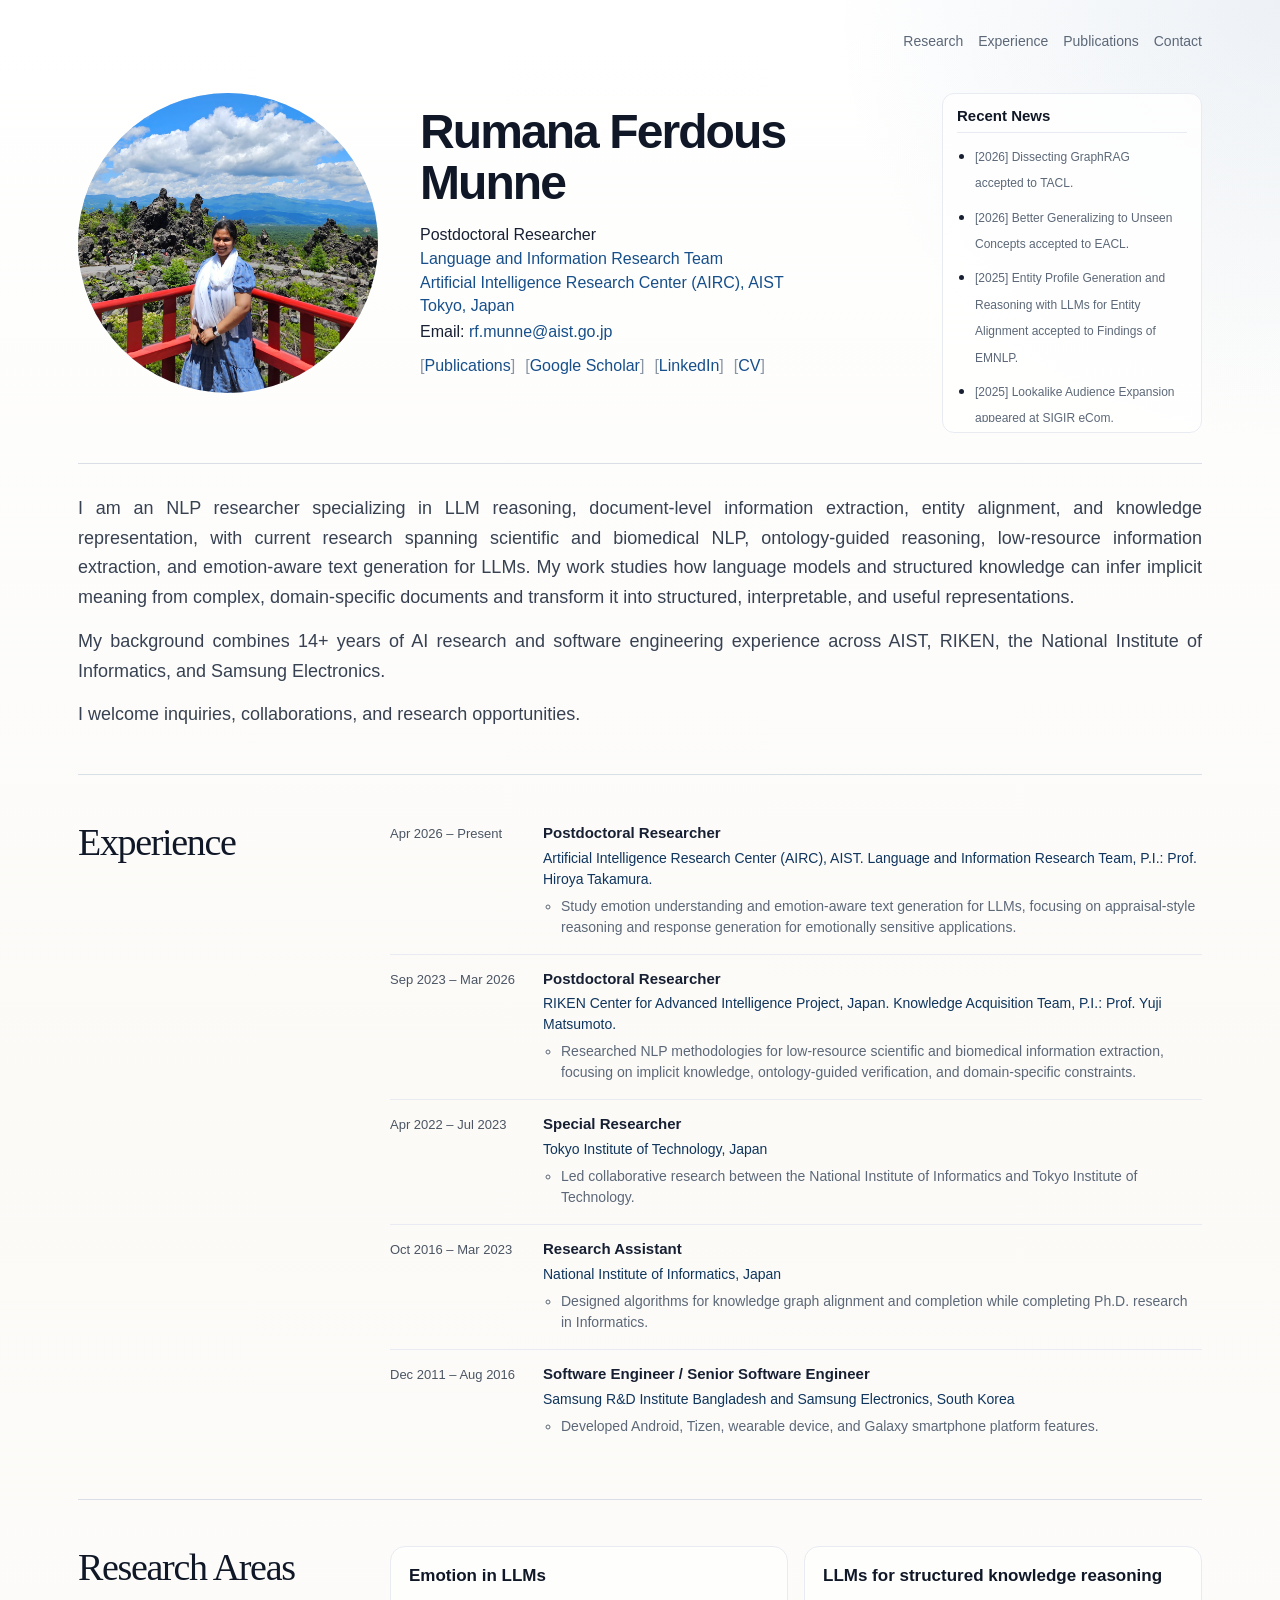
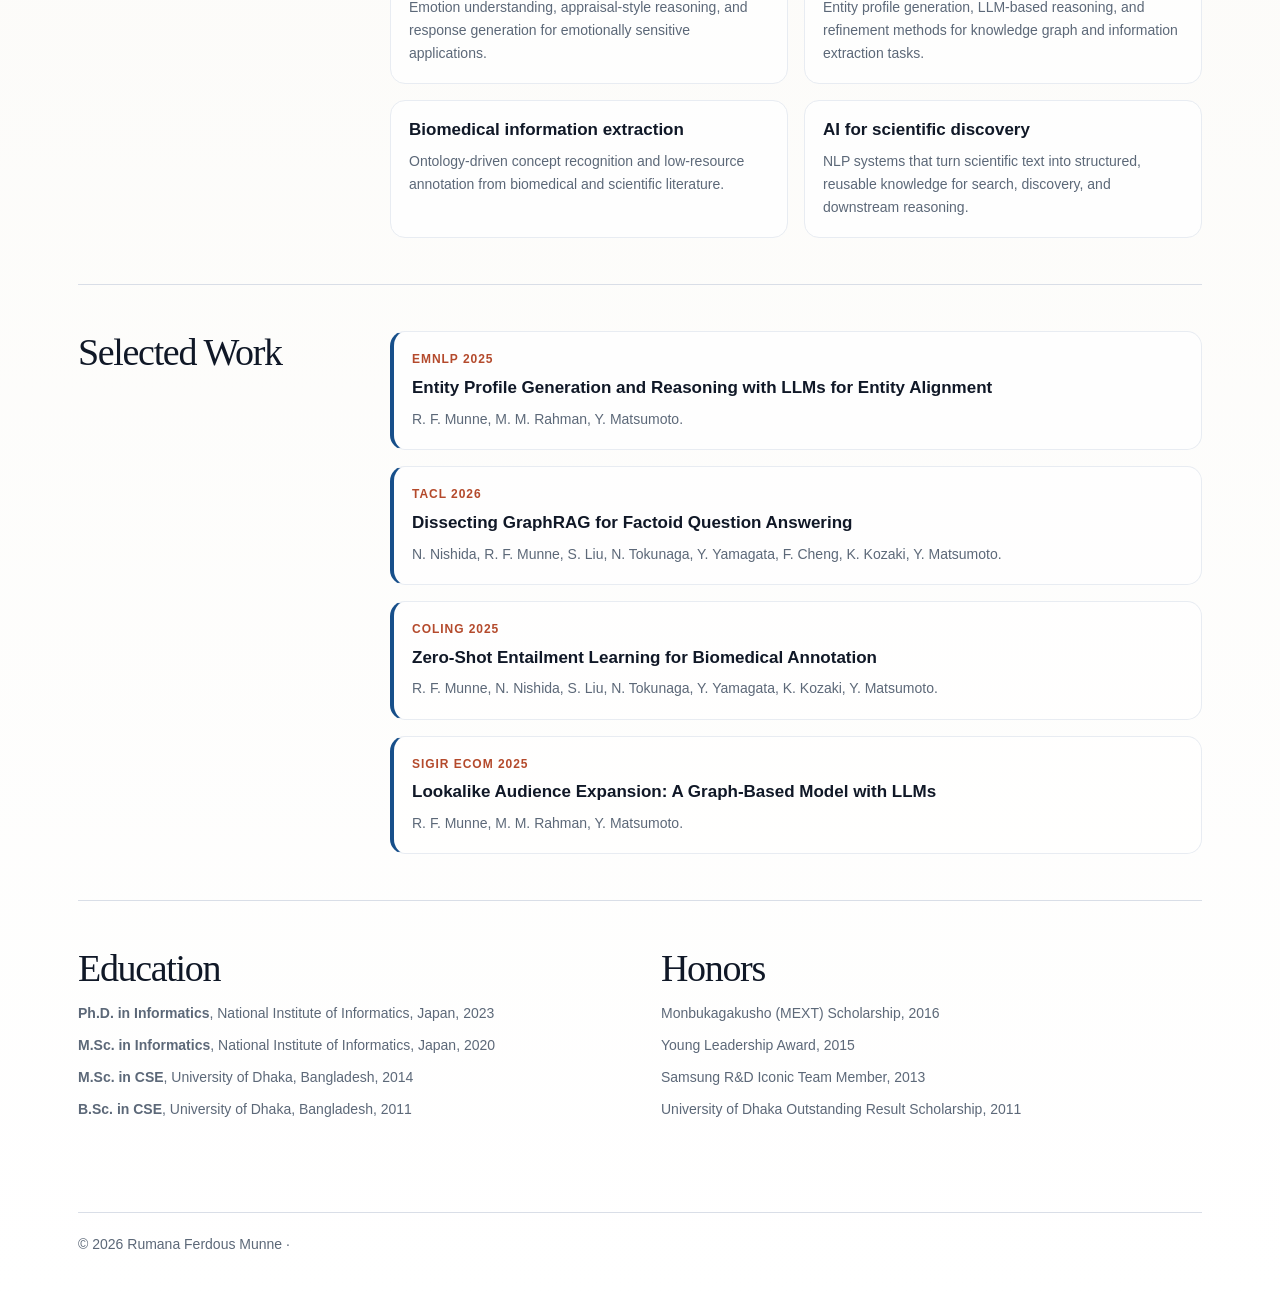
<file: index.html>
<!DOCTYPE html>
<html lang="en">
  <head>
    <meta charset="UTF-8" />
    <meta name="viewport" content="width=device-width, initial-scale=1.0" />
    <meta
      name="description"
      content="Rumana Ferdous Munne, Ph.D. Researcher in NLP, knowledge graphs, biomedical information extraction, ontology alignment, LLMs, and AI for scientific discovery."
    />
    <meta name="robots" content="index, follow" />
    <meta name="author" content="Rumana Ferdous Munne" />
    <meta
      name="keywords"
      content="Rumana Ferdous Munne, Rumana Munne, RF Munne, NLP researcher, LLM reasoning, information extraction, entity alignment, knowledge representation, biomedical NLP, AIST, RIKEN"
    />
    <meta property="og:title" content="Rumana Ferdous Munne" />
    <meta
      property="og:description"
      content="NLP researcher specializing in LLM reasoning, document-level information extraction, entity alignment, knowledge representation, scientific and biomedical NLP."
    />
    <meta property="og:type" content="profile" />
    <meta property="og:image" content="profile.jpg" />
    <meta name="twitter:card" content="summary" />
    <meta name="twitter:title" content="Rumana Ferdous Munne" />
    <meta
      name="twitter:description"
      content="NLP researcher specializing in LLM reasoning, information extraction, entity alignment, and knowledge representation."
    />
    <title>Rumana Ferdous Munne</title>
    <link rel="stylesheet" href="styles.css?v=6" />
    <script type="application/ld+json">
      {
        "@context": "https://schema.org",
        "@type": "Person",
        "name": "Rumana Ferdous Munne",
        "honorificSuffix": "Ph.D.",
        "jobTitle": "Postdoctoral Researcher",
        "affiliation": {
          "@type": "Organization",
          "name": "Artificial Intelligence Research Center, AIST"
        },
        "email": "mailto:rf.munne@aist.go.jp",
        "sameAs": [
          "https://scholar.google.com/citations?user=Y2zfAMIAAAAJ&hl=en",
          "https://linkedin.com/in/rfmunne",
          "https://github.com/rfmunne"
        ],
        "knowsAbout": [
          "Natural Language Processing",
          "LLM Reasoning",
          "Information Extraction",
          "Entity Alignment",
          "Knowledge Representation",
          "Biomedical NLP",
          "Ontology-Guided Reasoning"
        ]
      }
    </script>
  </head>
  <body>
    <div class="page">
      <header class="site-header">
        <nav aria-label="Primary navigation">
          <a href="#research">Research</a>
          <a href="#experience">Experience</a>
          <a href="publications.html" target="_blank" rel="noreferrer">Publications</a>
          <a href="#contact">Contact</a>
        </nav>
      </header>

      <main>
        <section class="hero" id="top">
          <div class="profile-intro">
            <div class="profile-photo">
              <img src="profile.jpg" alt="Rumana Ferdous Munne" />
            </div>
            <div class="profile-text">
              <h1>Rumana Ferdous Munne</h1>
              <p class="role">Postdoctoral Researcher</p>
              <p class="role-sub">Language and Information Research Team</p>
              <p class="role-sub">Artificial Intelligence Research Center (AIRC), AIST</p>
              
              <p class="role-sub">Tokyo, Japan</p>
                  <p class="email-line" id="contact">
                Email:
                <a href="mailto:rf.munne@aist.go.jp">rf.munne@aist.go.jp</a>
              </p>
              <div class="hero-links">
                <a href="publications.html" target="_blank" rel="noreferrer">Publications</a>
                <a href="https://scholar.google.com/citations?user=Y2zfAMIAAAAJ&hl=en" target="_blank" rel="noreferrer">Google Scholar</a>
                <a href="https://linkedin.com/in/rfmunne" target="_blank" rel="noreferrer">LinkedIn</a>
                <a href="cv.pdf" download>CV</a>
              </div>
            </div>
          </div>

          <aside class="news-card" id="news" aria-label="Recent news">
            <h2>Recent News</h2>
            <ul class="news-list">
              <li>
                <span>[2026] Dissecting GraphRAG accepted to TACL.</span>
              </li>
              <li>
                <span>[2026] Better Generalizing to Unseen Concepts accepted to EACL.</span>
              </li>
              <li>
                <span>[2025] Entity Profile Generation and Reasoning with LLMs for Entity Alignment accepted to Findings of EMNLP.</span>
              </li>
              <li>
                <span>[2025] Lookalike Audience Expansion appeared at SIGIR eCom.</span>
              </li>
              <li>
                <span>[2025] Zero-Shot Entailment Learning for Biomedical Annotation appeared at COLING.</span>
              </li>
            </ul>
          </aside>
        </section>

        <section class="bio-summary">
          <p>
            I am an NLP researcher specializing in LLM reasoning, document-level information
            extraction, entity alignment, and knowledge representation, with current research spanning
            scientific and biomedical NLP, ontology-guided reasoning, low-resource information
            extraction, and emotion-aware text generation for LLMs. My work studies how language
            models and structured knowledge can infer implicit meaning from complex, domain-specific
            documents and transform it into structured, interpretable, and useful representations.
          </p>
          <p>
            My background combines 14+ years of AI research and software engineering experience
            across AIST, RIKEN, the National Institute of Informatics, and Samsung Electronics.
          </p>
          <p>
            I welcome inquiries, collaborations, and research opportunities.
          </p>
        </section>

        <section class="two-column" id="experience">
          <div class="section-heading">
            <h2>Experience</h2>
          </div>
          <div>
            <ul class="resume-list">
              <li>
                <span class="resume-date">Apr 2026 – Present</span>
                <div>
                  <strong>Postdoctoral Researcher</strong>
                  <p class="resume-org">Artificial Intelligence Research Center (AIRC), AIST. Language and Information Research Team, P.I.: Prof. Hiroya Takamura.</p>
                  <ul class="resume-details">
                    <li>Study emotion understanding and emotion-aware text generation for LLMs, focusing on appraisal-style reasoning and response generation for emotionally sensitive applications.</li>
                  </ul>
                </div>
              </li>
              <li>
                <span class="resume-date">Sep 2023 – Mar 2026</span>
                <div>
                  <strong>Postdoctoral Researcher</strong>
                  <p class="resume-org">RIKEN Center for Advanced Intelligence Project, Japan. Knowledge Acquisition Team, P.I.: Prof. Yuji Matsumoto.</p>
                  <ul class="resume-details">
                    <li>Researched NLP methodologies for low-resource scientific and biomedical information extraction, focusing on implicit knowledge, ontology-guided verification, and domain-specific constraints.</li>
                  </ul>
                </div>
              </li>
              <li>
                <span class="resume-date">Apr 2022 – Jul 2023</span>
                <div>
                  <strong>Special Researcher</strong>
                  <p class="resume-org">Tokyo Institute of Technology, Japan</p>
                  <ul class="resume-details">
                    <li>Led collaborative research between the National Institute of Informatics and Tokyo Institute of Technology.</li>
                  </ul>
                </div>
              </li>
              <li>
                <span class="resume-date">Oct 2016 – Mar 2023</span>
                <div>
                  <strong>Research Assistant</strong>
                  <p class="resume-org">National Institute of Informatics, Japan</p>
                  <ul class="resume-details">
                    <li>Designed algorithms for knowledge graph alignment and completion while completing Ph.D. research in Informatics.</li>
                  </ul>
                </div>
              </li>
              <li>
                <span class="resume-date">Dec 2011 – Aug 2016</span>
                <div>
                  <strong>Software Engineer / Senior Software Engineer</strong>
                  <p class="resume-org">Samsung R&amp;D Institute Bangladesh and Samsung Electronics, South Korea</p>
                  <ul class="resume-details">
                    <li>Developed Android, Tizen, wearable device, and Galaxy smartphone platform features.</li>
                  </ul>
                </div>
              </li>
            </ul>
          </div>
        </section>

        <section class="two-column" id="research">
          <div class="section-heading">
            <h2>Research Areas</h2>
          </div>
          <div class="research-grid">
            <article>
              <h3>Emotion in LLMs</h3>
              <p>
                Emotion understanding, appraisal-style reasoning, and response generation for
                emotionally sensitive applications.
              </p>
            </article>
            <article>
              <h3>LLMs for structured knowledge reasoning</h3>
              <p>
                Entity profile generation, LLM-based reasoning, and refinement methods for
                knowledge graph and information extraction tasks.
              </p>
            </article>
            <article>
              <h3>Biomedical information extraction</h3>
              <p>
                Ontology-driven concept recognition and low-resource annotation from biomedical and
                scientific literature.
              </p>
            </article>
            <article>
              <h3>AI for scientific discovery</h3>
              <p>
                NLP systems that turn scientific text into structured, reusable knowledge for search,
                discovery, and downstream reasoning.
              </p>
            </article>
          </div>
        </section>

        <section class="two-column">
          <div class="section-heading">
            <h2>Selected Work</h2>
          </div>
          <div class="selected-work">
            <article>
              <span>EMNLP 2025</span>
              <h3>Entity Profile Generation and Reasoning with LLMs for Entity Alignment</h3>
              <p>R. F. Munne, M. M. Rahman, Y. Matsumoto.</p>
            </article>
            <article>
              <span>TACL 2026</span>
              <h3>Dissecting GraphRAG for Factoid Question Answering</h3>
              <p>N. Nishida, R. F. Munne, S. Liu, N. Tokunaga, Y. Yamagata, F. Cheng, K. Kozaki, Y. Matsumoto.</p>
            </article>
            <article>
              <span>COLING 2025</span>
              <h3>Zero-Shot Entailment Learning for Biomedical Annotation</h3>
              <p>R. F. Munne, N. Nishida, S. Liu, N. Tokunaga, Y. Yamagata, K. Kozaki, Y. Matsumoto.</p>
            </article>
            <article>
              <span>SIGIR eCom 2025</span>
              <h3>Lookalike Audience Expansion: A Graph-Based Model with LLMs</h3>
              <p>R. F. Munne, M. M. Rahman, Y. Matsumoto.</p>
            </article>
          </div>
        </section>

        <section class="credentials">
          <div>
            <h2>Education</h2>
            <p><strong>Ph.D. in Informatics</strong>, National Institute of Informatics, Japan, 2023</p>
            <p><strong>M.Sc. in Informatics</strong>, National Institute of Informatics, Japan, 2020</p>
            <p><strong>M.Sc. in CSE</strong>, University of Dhaka, Bangladesh, 2014</p>
            <p><strong>B.Sc. in CSE</strong>, University of Dhaka, Bangladesh, 2011</p>
          </div>
          <div>
            <h2>Honors</h2>
            <p>Monbukagakusho (MEXT) Scholarship, 2016</p>
            <p>Young Leadership Award, 2015</p>
            <p>Samsung R&amp;D Iconic Team Member, 2013</p>
            <p>University of Dhaka Outstanding Result Scholarship, 2011</p>
          </div>
        </section>

      </main>

      <footer>
        <p>
          © <span id="year"></span> Rumana Ferdous Munne ·
         </p>
      </footer>
    </div>

    <script src="script.js"></script>
  </body>
</html>
</file>
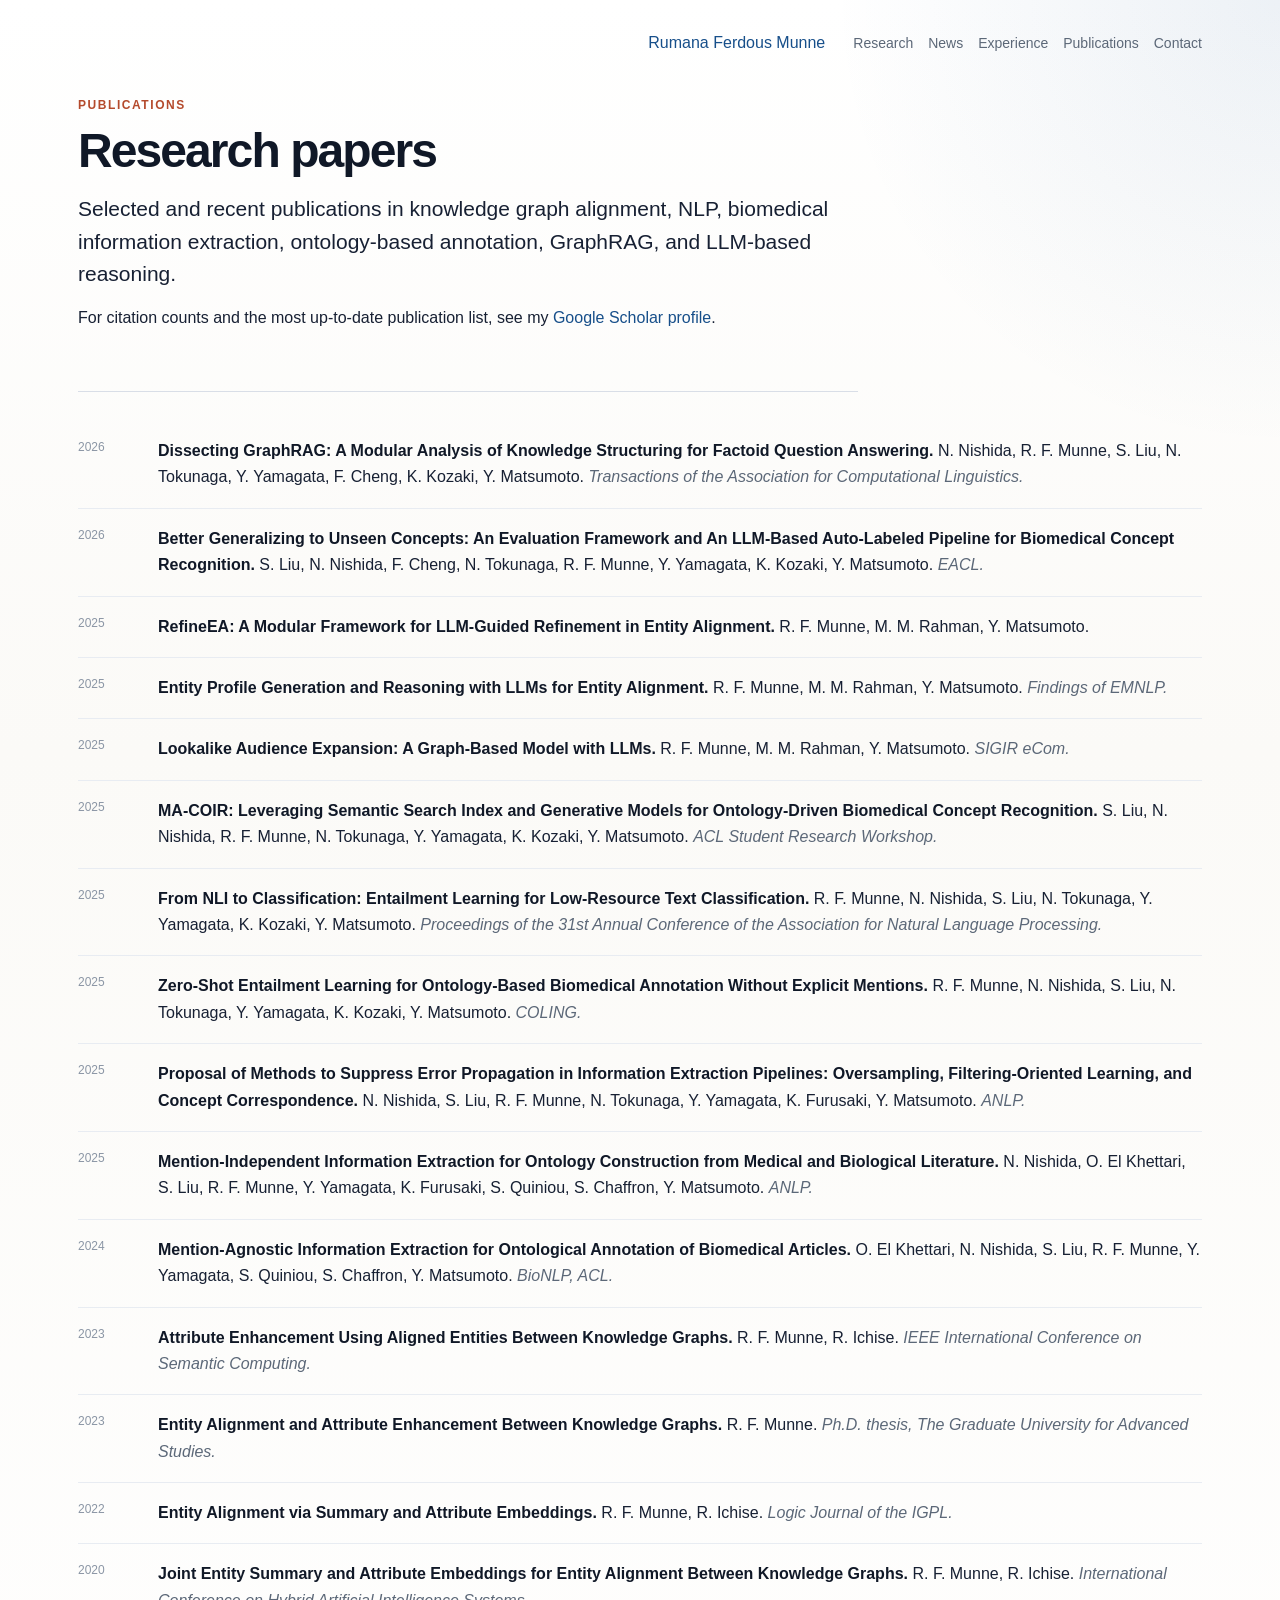
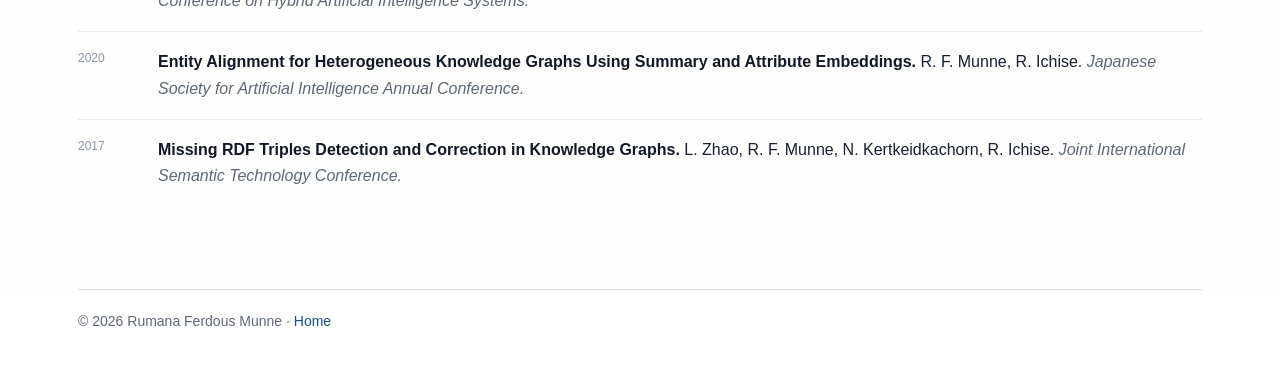
<file: publications.html>
<!DOCTYPE html>
<html lang="en">
  <head>
    <meta charset="UTF-8" />
    <meta name="viewport" content="width=device-width, initial-scale=1.0" />
    <meta
      name="description"
      content="Publications by Rumana Ferdous Munne in NLP, knowledge graphs, biomedical information extraction, and LLMs."
    />
    <title>Publications | Rumana Ferdous Munne</title>
    <link rel="stylesheet" href="styles.css" />
  </head>
  <body>
    <div class="page">
      <header class="site-header">
        <a class="site-name" href="index.html">Rumana Ferdous Munne</a>
        <nav aria-label="Primary navigation">
          <a href="index.html#research">Research</a>
          <a href="index.html#news">News</a>
          <a href="index.html#experience">Experience</a>
          <a href="publications.html">Publications</a>
          <a href="index.html#contact">Contact</a>
        </nav>
      </header>

      <main>
        <section class="pub-page-header">
          <p class="eyebrow">Publications</p>
          <h1>Research papers</h1>
          <p class="lead">
            Selected and recent publications in knowledge graph alignment, NLP, biomedical
            information extraction, ontology-based annotation, GraphRAG, and LLM-based reasoning.
          </p>
          <p>
            For citation counts and the most up-to-date publication list, see my
            <a href="https://scholar.google.com/citations?user=Y2zfAMIAAAAJ&hl=en" target="_blank" rel="noreferrer">Google Scholar profile</a>.
          </p>
        </section>

        <section>
          <ol class="pubs full-pubs">
            <li>
              <span class="year">2026</span>
              <div>
                <strong>Dissecting GraphRAG: A Modular Analysis of Knowledge Structuring for Factoid Question Answering.</strong>
                N. Nishida, R. F. Munne, S. Liu, N. Tokunaga, Y. Yamagata, F. Cheng, K. Kozaki, Y. Matsumoto.
                <em>Transactions of the Association for Computational Linguistics.</em>
              </div>
            </li>
            <li>
              <span class="year">2026</span>
              <div>
                <strong>Better Generalizing to Unseen Concepts: An Evaluation Framework and An LLM-Based Auto-Labeled Pipeline for Biomedical Concept Recognition.</strong>
                S. Liu, N. Nishida, F. Cheng, N. Tokunaga, R. F. Munne, Y. Yamagata, K. Kozaki, Y. Matsumoto.
                <em>EACL.</em>
              </div>
            </li>
            <li>
              <span class="year">2025</span>
              <div>
                <strong>RefineEA: A Modular Framework for LLM-Guided Refinement in Entity Alignment.</strong>
                R. F. Munne, M. M. Rahman, Y. Matsumoto.
              </div>
            </li>
            <li>
              <span class="year">2025</span>
              <div>
                <strong>Entity Profile Generation and Reasoning with LLMs for Entity Alignment.</strong>
                R. F. Munne, M. M. Rahman, Y. Matsumoto.
                <em>Findings of EMNLP.</em>
              </div>
            </li>
            <li>
              <span class="year">2025</span>
              <div>
                <strong>Lookalike Audience Expansion: A Graph-Based Model with LLMs.</strong>
                R. F. Munne, M. M. Rahman, Y. Matsumoto.
                <em>SIGIR eCom.</em>
              </div>
            </li>
            <li>
              <span class="year">2025</span>
              <div>
                <strong>MA-COIR: Leveraging Semantic Search Index and Generative Models for Ontology-Driven Biomedical Concept Recognition.</strong>
                S. Liu, N. Nishida, R. F. Munne, N. Tokunaga, Y. Yamagata, K. Kozaki, Y. Matsumoto.
                <em>ACL Student Research Workshop.</em>
              </div>
            </li>
            <li>
              <span class="year">2025</span>
              <div>
                <strong>From NLI to Classification: Entailment Learning for Low-Resource Text Classification.</strong>
                R. F. Munne, N. Nishida, S. Liu, N. Tokunaga, Y. Yamagata, K. Kozaki, Y. Matsumoto.
                <em>Proceedings of the 31st Annual Conference of the Association for Natural Language Processing.</em>
              </div>
            </li>
            <li>
              <span class="year">2025</span>
              <div>
                <strong>Zero-Shot Entailment Learning for Ontology-Based Biomedical Annotation Without Explicit Mentions.</strong>
                R. F. Munne, N. Nishida, S. Liu, N. Tokunaga, Y. Yamagata, K. Kozaki, Y. Matsumoto.
                <em>COLING.</em>
              </div>
            </li>
            <li>
              <span class="year">2025</span>
              <div>
                <strong>Proposal of Methods to Suppress Error Propagation in Information Extraction Pipelines: Oversampling, Filtering-Oriented Learning, and Concept Correspondence.</strong>
                N. Nishida, S. Liu, R. F. Munne, N. Tokunaga, Y. Yamagata, K. Furusaki, Y. Matsumoto.
                <em>ANLP.</em>
              </div>
            </li>
            <li>
              <span class="year">2025</span>
              <div>
                <strong>Mention-Independent Information Extraction for Ontology Construction from Medical and Biological Literature.</strong>
                N. Nishida, O. El Khettari, S. Liu, R. F. Munne, Y. Yamagata, K. Furusaki, S. Quiniou, S. Chaffron, Y. Matsumoto.
                <em>ANLP.</em>
              </div>
            </li>
            <li>
              <span class="year">2024</span>
              <div>
                <strong>Mention-Agnostic Information Extraction for Ontological Annotation of Biomedical Articles.</strong>
                O. El Khettari, N. Nishida, S. Liu, R. F. Munne, Y. Yamagata, S. Quiniou, S. Chaffron, Y. Matsumoto.
                <em>BioNLP, ACL.</em>
              </div>
            </li>
            <li>
              <span class="year">2023</span>
              <div>
                <strong>Attribute Enhancement Using Aligned Entities Between Knowledge Graphs.</strong>
                R. F. Munne, R. Ichise.
                <em>IEEE International Conference on Semantic Computing.</em>
              </div>
            </li>
            <li>
              <span class="year">2023</span>
              <div>
                <strong>Entity Alignment and Attribute Enhancement Between Knowledge Graphs.</strong>
                R. F. Munne.
                <em>Ph.D. thesis, The Graduate University for Advanced Studies.</em>
              </div>
            </li>
            <li>
              <span class="year">2022</span>
              <div>
                <strong>Entity Alignment via Summary and Attribute Embeddings.</strong>
                R. F. Munne, R. Ichise.
                <em>Logic Journal of the IGPL.</em>
              </div>
            </li>
            <li>
              <span class="year">2020</span>
              <div>
                <strong>Joint Entity Summary and Attribute Embeddings for Entity Alignment Between Knowledge Graphs.</strong>
                R. F. Munne, R. Ichise.
                <em>International Conference on Hybrid Artificial Intelligence Systems.</em>
              </div>
            </li>
            <li>
              <span class="year">2020</span>
              <div>
                <strong>Entity Alignment for Heterogeneous Knowledge Graphs Using Summary and Attribute Embeddings.</strong>
                R. F. Munne, R. Ichise.
                <em>Japanese Society for Artificial Intelligence Annual Conference.</em>
              </div>
            </li>
            <li>
              <span class="year">2017</span>
              <div>
                <strong>Missing RDF Triples Detection and Correction in Knowledge Graphs.</strong>
                L. Zhao, R. F. Munne, N. Kertkeidkachorn, R. Ichise.
                <em>Joint International Semantic Technology Conference.</em>
              </div>
            </li>
          </ol>
        </section>
      </main>

      <footer>
        <p>
          © <span id="year"></span> Rumana Ferdous Munne ·
          <a href="index.html">Home</a>
        </p>
      </footer>
    </div>

    <script src="script.js"></script>
  </body>
</html>
</file>
<file: styles.css>
:root {
  --page: #fbfaf7;
  --surface: #ffffff;
  --soft: #f1f5f9;
  --text: #172033;
  --muted: #5c6878;
  --faint: #8b96a5;
  --link: #174f8a;
  --link-dark: #0f355d;
  --accent: #b44a2c;
  --rule: #d9dee7;
  --rule-soft: #e8ecf2;
  --max: 1180px;
  --shadow: 0 18px 45px rgba(18, 32, 51, 0.08);
}

* {
  box-sizing: border-box;
}

html {
  scroll-behavior: smooth;
}

body {
  margin: 0;
  background:
    radial-gradient(circle at top right, rgba(23, 79, 138, 0.08), transparent 28rem),
    linear-gradient(180deg, #ffffff 0%, var(--page) 38%, #ffffff 100%);
  color: var(--text);
  font-family: -apple-system, BlinkMacSystemFont, "Segoe UI", Roboto, Helvetica, Arial, sans-serif;
  font-size: 16px;
  line-height: 1.65;
}

a {
  color: var(--link);
  text-decoration: none;
}

a:hover,
a:focus {
  color: var(--link-dark);
  text-decoration: underline;
}

.page {
  margin: 0 auto;
  max-width: var(--max);
  padding: 30px 28px 40px;
}

.site-header {
  align-items: center;
  border-bottom: 0;
  display: flex;
  gap: 28px;
  justify-content: flex-end;
  padding-bottom: 10px;
}

nav {
  display: flex;
  flex-wrap: wrap;
  gap: 15px;
  justify-content: flex-end;
}

nav a {
  color: var(--muted);
  font-size: 14px;
}

main {
  padding-top: 30px;
}

section {
  border-bottom: 1px solid var(--rule);
  padding: 46px 0;
}

section:first-child {
  padding-top: 0;
}

section:last-of-type {
  border-bottom: 0;
}

h1,
h2,
h3 {
  color: #101827;
  margin-top: 0;
}

h1 {
  font-size: clamp(34px, 4.4vw, 48px);
  font-weight: 760;
  letter-spacing: -0.04em;
  line-height: 1.06;
  margin-bottom: 16px;
}

h2 {
  font-family: Georgia, "Times New Roman", serif;
  font-size: clamp(27px, 3.3vw, 38px);
  font-weight: 500;
  letter-spacing: -0.035em;
  line-height: 1.12;
  margin-bottom: 12px;
}

h3 {
  font-size: 17px;
  line-height: 1.35;
  margin-bottom: 8px;
}

p {
  margin: 0 0 14px;
}

.eyebrow {
  color: var(--accent);
  font-size: 12px;
  font-weight: 700;
  letter-spacing: 0.13em;
  margin-bottom: 10px;
  text-transform: uppercase;
}

.lead {
  color: var(--text);
  font-size: clamp(18px, 2vw, 21px);
  line-height: 1.55;
}

.hero {
  border-bottom: 0;
  align-items: start;
  display: grid;
  gap: 28px;
  grid-template-columns: minmax(0, 1fr) 260px;
  padding: 4px 0 30px;
}

.profile-intro {
  align-items: center;
  display: grid;
  gap: 42px;
  grid-template-columns: 300px minmax(0, 1fr);
}

.profile-photo {
  align-items: center;
  aspect-ratio: 1 / 1;
  background:
    linear-gradient(135deg, rgba(23, 79, 138, 0.16), rgba(23, 79, 138, 0.04)),
    #dbe7f3;
  border-radius: 9999px;
  color: var(--link-dark);
  display: flex;
  font-family: Georgia, "Times New Roman", serif;
  font-size: 34px;
  height: 300px;
  justify-content: center;
  letter-spacing: 0.06em;
  overflow: hidden;
  width: 300px;
}

.profile-photo img {
  display: block;
  height: 100%;
  max-width: none;
  object-fit: cover;
  object-position: center 35%;
  width: 100%;
}

.profile-text p {
  color: var(--muted);
  max-width: 660px;
}

.role {
  color: var(--text) !important;
  font-size: 16px;
  line-height: 1.35;
  margin-bottom: 2px;
}

.role-sub {
  color: var(--link) !important;
  font-size: 16px;
  line-height: 1.35;
  margin-bottom: 2px;
}

.research-line {
  color: var(--text) !important;
  font-size: 15px;
  font-weight: 650;
  margin: 22px 0 24px;
}

.email-line {
  color: var(--text) !important;
  font-size: 16px;
  margin-bottom: 8px;
}

.hero-links {
  display: flex;
  flex-wrap: wrap;
  gap: 6px 10px;
  margin-top: 4px;
}

.hero-links a {
  color: var(--link);
  font-size: 16px;
}

.hero-links a::before {
  color: var(--faint);
  content: "[";
}

.hero-links a::after {
  color: var(--faint);
  content: "]";
}

.primary-link {
  background: var(--link);
  border-radius: 999px;
  color: #ffffff;
  display: inline-flex;
  font-weight: 650;
  padding: 8px 15px;
}

.primary-link:hover,
.primary-link:focus {
  background: var(--link-dark);
  color: #ffffff;
  text-decoration: none;
}

.news-card {
  align-self: start;
  background: rgba(255, 255, 255, 0.86);
  border: 1px solid var(--rule-soft);
  border-radius: 12px;
  display: flex;
  flex-direction: column;
  height: 340px;
  margin-bottom: 0;
  padding: 14px 14px 10px;
}

.news-card h2 {
  border-bottom: 1px solid var(--rule-soft);
  font-family: -apple-system, BlinkMacSystemFont, "Segoe UI", Roboto, Helvetica, Arial, sans-serif;
  font-size: 15px;
  font-weight: 700;
  letter-spacing: 0;
  margin-bottom: 10px;
  padding-bottom: 7px;
}

.bio-summary {
  border-top: 1px solid var(--rule);
  padding: 30px 0;
}

.bio-summary p {
  color: #374151;
  font-size: 18px;
  line-height: 1.65;
  max-width: none;
  text-align: justify;
  text-justify: inter-word;
}

.resume-section {
  max-width: none;
}

.resume-section h2 {
  border-bottom: 1px solid var(--rule);
  font-size: 24px;
  margin-bottom: 16px;
  padding-bottom: 8px;
}

.resume-list {
  list-style: none;
  margin: 0;
  padding: 0;
}

.resume-list li {
  border-bottom: 1px solid var(--rule-soft);
  display: grid;
  gap: 18px;
  grid-template-columns: 135px minmax(0, 1fr);
  padding: 12px 0;
}

.resume-list li:first-child {
  padding-top: 0;
}

.resume-list li:last-child {
  border-bottom: 0;
}

.resume-date {
  color: #4b5563;
  font-size: 13px;
  padding-top: 2px;
}

.resume-list strong {
  color: var(--text);
  display: block;
  font-size: 15px;
  margin-bottom: 2px;
}

.resume-list p {
  color: var(--muted);
  font-size: 14px;
  line-height: 1.5;
  margin: 0;
}

.resume-list .resume-org {
  color: var(--link-dark);
  font-size: 14px;
  margin-top: 1px;
}

.resume-details {
  color: var(--muted);
  font-size: 14px;
  line-height: 1.5;
  margin: 6px 0 0;
  padding-left: 18px;
}

.resume-details li {
  border-bottom: 0;
  display: list-item;
  margin-bottom: 4px;
  padding: 0;
}

.compact-resume li {
  grid-template-columns: 58px minmax(0, 1fr);
}

.subsection-heading {
  margin-top: 28px;
}

.honors-list {
  color: var(--muted);
  font-size: 14px;
  line-height: 1.55;
  margin: 0;
  padding-left: 18px;
}

.honors-list li {
  margin-bottom: 6px;
}

.honors-section h2 {
  border-bottom: 1px solid var(--rule);
  font-size: 24px;
  margin-bottom: 14px;
  padding-bottom: 8px;
}

.impact-strip {
  background: var(--surface);
  border: 1px solid var(--rule-soft);
  border-radius: 18px;
  box-shadow: var(--shadow);
  display: grid;
  gap: 1px;
  grid-template-columns: 1fr 1fr 1.5fr;
  overflow: hidden;
  padding: 0;
}

.impact-strip div {
  background: var(--surface);
  padding: 20px 22px;
}

.impact-strip strong {
  color: var(--link-dark);
  display: block;
  font-family: Georgia, "Times New Roman", serif;
  font-size: 24px;
  font-weight: 500;
  line-height: 1.2;
  margin-bottom: 5px;
}

.impact-strip span {
  color: var(--muted);
  font-size: 14px;
}

.two-column {
  display: grid;
  gap: 42px;
  grid-template-columns: 270px minmax(0, 1fr);
}

.section-heading {
  position: sticky;
  top: 24px;
}

.section-heading p:not(.eyebrow) {
  color: var(--muted);
  font-size: 14px;
}

.research-grid,
.experience-grid {
  display: grid;
  gap: 16px;
  grid-template-columns: 1fr 1fr;
}

.research-grid article,
.experience-grid article,
.selected-work article {
  background: rgba(255, 255, 255, 0.75);
  border: 1px solid var(--rule-soft);
  border-radius: 15px;
  padding: 18px;
}

.research-grid p,
.experience-grid p,
.selected-work p,
.timeline p {
  color: var(--muted);
  font-size: 14px;
  margin-bottom: 0;
}

.experience-grid span {
  color: var(--accent);
  display: block;
  font-size: 12px;
  font-weight: 700;
  letter-spacing: 0.08em;
  margin-bottom: 7px;
  text-transform: uppercase;
}

.experience-grid .resume-org {
  color: var(--link-dark);
  margin-bottom: 8px;
}

.selected-work {
  display: grid;
  gap: 16px;
}

.selected-work article {
  border-left: 4px solid var(--link);
}

.selected-work span {
  color: var(--accent);
  display: block;
  font-size: 12px;
  font-weight: 700;
  letter-spacing: 0.08em;
  margin-bottom: 7px;
  text-transform: uppercase;
}

.news-section {
  background: rgba(255, 255, 255, 0.62);
  border: 1px solid var(--rule-soft);
  border-radius: 18px;
  margin: 46px 0;
  padding: 32px;
}

.news-list {
  display: block;
  flex: 1;
  list-style: disc;
  margin: 0;
  max-height: none;
  min-height: 0;
  overflow-y: auto;
  padding: 0 6px 0 18px;
}

.news-list li {
  margin-bottom: 8px;
}

.news-list time,
.timeline span,
.year {
  color: var(--faint);
  font-size: 12px;
}

.news-list span {
  color: var(--muted);
  font-size: 12px;
  line-height: 1.45;
}

.news-list::-webkit-scrollbar {
  width: 5px;
}

.news-list::-webkit-scrollbar-thumb {
  background: var(--rule);
  border-radius: 99px;
}

.timeline {
  display: grid;
  gap: 22px;
}

.timeline article {
  border-bottom: 1px solid var(--rule-soft);
  padding-bottom: 22px;
}

.timeline article:last-child {
  border-bottom: 0;
  padding-bottom: 0;
}

.timeline span {
  display: block;
  margin-bottom: 5px;
}

.credentials {
  display: grid;
  gap: 42px;
  grid-template-columns: 1fr 1fr;
}

.credentials p {
  color: var(--muted);
  font-size: 14px;
  margin-bottom: 9px;
}

.closing {
  background: var(--link-dark);
  border: 0;
  border-radius: 20px;
  color: #dfeaf5;
  margin-top: 30px;
  padding: 34px;
}

.closing h2 {
  color: #ffffff;
}

.closing p {
  max-width: 780px;
}

.pub-page-header {
  max-width: 780px;
}

.pubs {
  display: grid;
  gap: 17px;
  list-style: none;
  margin: 0;
  padding: 0;
}

.pubs li {
  display: grid;
  gap: 16px;
  grid-template-columns: 64px 1fr;
}

.pubs strong {
  color: #101827;
  font-weight: 650;
}

.pubs em {
  color: var(--muted);
  display: inline;
  font-style: italic;
}

.full-pubs li {
  border-bottom: 1px solid var(--rule-soft);
  padding-bottom: 17px;
}

.full-pubs li:last-child {
  border-bottom: 0;
}

footer {
  border-top: 1px solid var(--rule);
  color: var(--muted);
  font-size: 14px;
  margin-top: 36px;
  padding-top: 20px;
}

footer p {
  margin: 0;
}

@media (max-width: 860px) {
  .site-header {
    align-items: flex-start;
    flex-direction: column;
    gap: 13px;
  }

  nav {
    justify-content: flex-start;
  }

  .hero,
  .two-column,
  .resume-section,
  .credentials {
    grid-template-columns: 1fr;
  }

  .section-heading {
    position: static;
  }

  .news-card {
    max-width: 620px;
  }

  .impact-strip {
    grid-template-columns: 1fr;
  }

  .profile-intro {
    align-items: start;
    grid-template-columns: 220px minmax(0, 1fr);
  }

  .profile-photo {
    height: 220px;
    width: 220px;
  }
}

@media (max-width: 620px) {
  .page {
    padding: 18px 20px 34px;
  }

  main {
    padding-top: 22px;
  }

  section {
    padding: 30px 0;
  }

  .hero {
    gap: 22px;
  }

  .profile-intro {
    grid-template-columns: 1fr;
    gap: 16px;
  }

  .profile-photo {
    flex: 0 0 170px;
    height: 170px !important;
    justify-self: center;
    max-height: 170px;
    max-width: 170px;
    min-height: 170px;
    min-width: 170px;
    width: 170px !important;
  }

  h1 {
    font-size: 36px;
    line-height: 1.08;
  }

  .role,
  .role-sub,
  .email-line,
  .hero-links a {
    font-size: 15px;
  }

  nav {
    gap: 10px;
  }

  nav a {
    font-size: 14px;
  }

  .research-grid,
  .experience-grid {
    grid-template-columns: 1fr;
  }

  .news-card,
  .closing {
    padding: 24px;
  }

  .news-card {
    height: 220px;
  }

  .news-list li,
  .pubs li,
  .resume-list li {
    grid-template-columns: 1fr;
    gap: 2px;
  }
}
</file>
